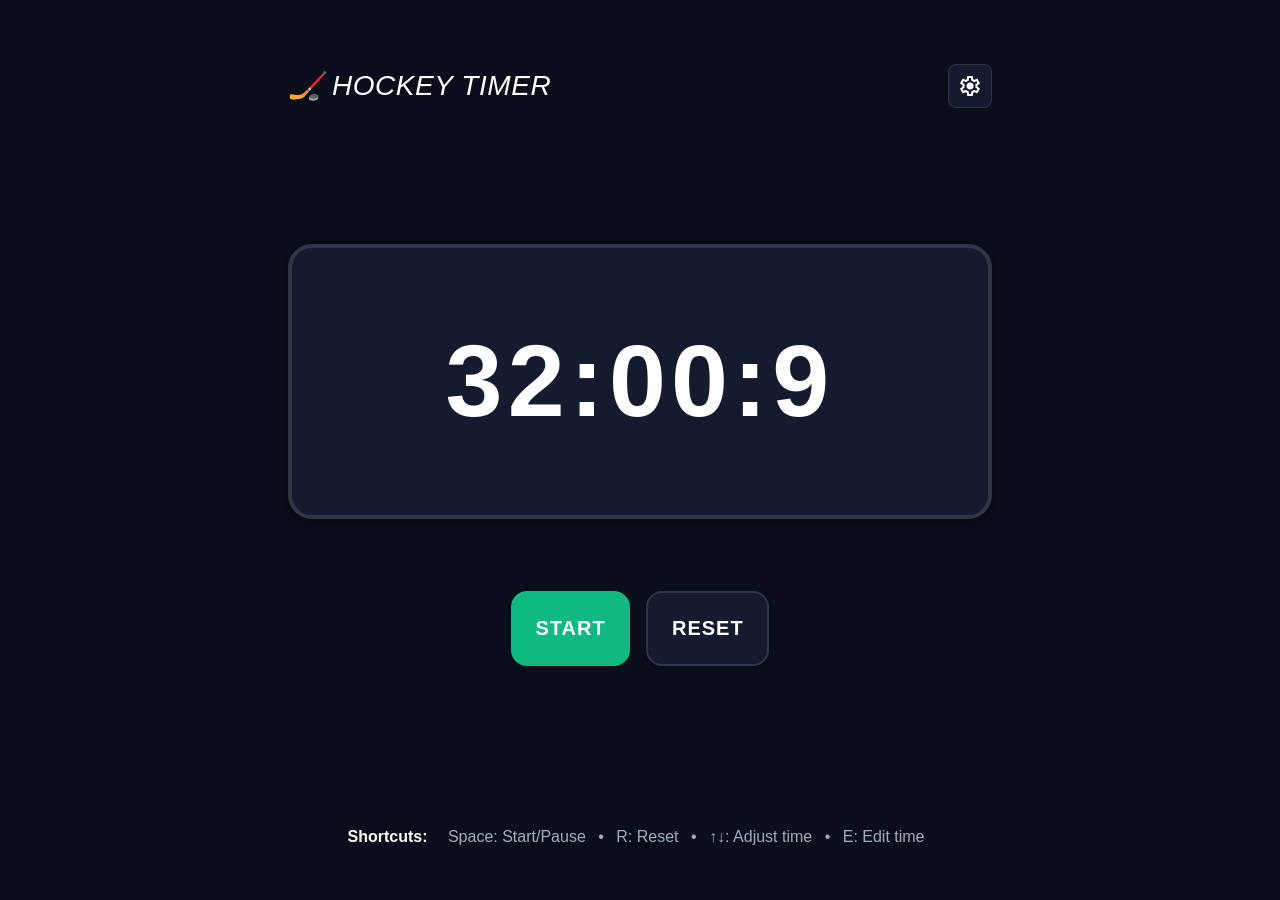
<file: index.html>
<!DOCTYPE html>
<html lang="en">
<head>
  <meta charset="UTF-8">
  <meta name="viewport" content="width=device-width, initial-scale=1.0, user-scalable=no">
  <meta name="apple-mobile-web-app-capable" content="yes">
  <meta name="apple-mobile-web-app-status-bar-style" content="black-translucent">
  <meta name="apple-mobile-web-app-title" content="🏒Hockey Timer">
  <meta name="theme-color" content="#0a0e1a">
  <meta http-equiv="Cache-Control" content="no-cache, no-store, must-revalidate">
  <meta http-equiv="Pragma" content="no-cache">
  <meta http-equiv="Expires" content="0">
  <title>🏒Hockey Timer</title>
  <link rel="manifest" href="./manifest.json">
  <link rel="apple-touch-icon" href="./icons/icon-192.png">
  <link rel="stylesheet" href="https://fonts.googleapis.com/css2?family=Material+Symbols+Outlined:opsz,wght,FILL,GRAD@20..48,100..700,0..1,-50..200&icon_names=settings" />
  <link rel="stylesheet" href="css/main.css">
  <link rel="stylesheet" href="css/timer.css">
  <link rel="stylesheet" href="css/controls.css">
  <link rel="stylesheet" href="css/responsive.css">
  <link rel="stylesheet" href="css/theme-stadium.css">
</head>
<body>
  <div class="app-container">
    <!-- Header -->
    <header class="app-header">
      <h1 class="app-title">🏒 HOCKEY TIMER</h1>
      <button id="settings-btn" class="icon-btn" aria-label="Settings">
        <span class="material-symbols-outlined">settings</span>
      </button>
    </header>

    <!-- Audio Warning -->
    <div id="audio-warning" class="audio-warning" style="display: none;">
      Click Start to enable audioI
    </div>

    <!-- Timer Display -->
    <div id="timer-container" class="timer-container state-stopped">
      <div id="timer-display" class="timer-display" tabindex="0" title="Click to edit time">
        00:00:0
      </div>
    </div>

    <!-- Main Controls -->
    <div class="controls-container">
      <button id="start-btn" class="control-btn primary">Start</button>
      <button id="reset-btn" class="control-btn">Reset</button>
    </div>

    <!-- Keyboard Shortcuts Help -->
    <div class="shortcuts-help">
      <strong>Shortcuts:</strong>
      <span>Space: Start/Pause</span> •
      <span>R: Reset</span> •
      <span>↑↓: Adjust time</span> •
      <span>E: Edit time</span>
    </div>
  </div>

  <!-- Settings Modal -->
  <div id="settings-modal" class="modal">
    <div class="modal-content">
      <div class="modal-header">
        <h2>Settings</h2>
        <div class="modal-header-actions">
          <button id="reset-settings" class="icon-btn" aria-label="Reset to defaults" title="Reset to defaults" style="font-size: 1.3rem;">↺</button>
          <button id="settings-close" class="icon-btn" aria-label="Close">&#x2715;</button>
        </div>
      </div>

      <div class="modal-body">
        <!-- Count Mode -->
        <div class="setting-group">
          <label>Timer Mode</label>
          <div class="horizontal-switch" id="setting-count-mode-switch">
            <button type="button" class="hswitch-option" data-value="countDown">Count Down</button>
            <button type="button" class="hswitch-option" data-value="countUp">Count Up</button>
          </div>
          <input type="hidden" id="setting-count-mode" value="countDown">
        </div>

        <!-- Game Duration + Swap Interval -->
        <div class="setting-row">
          <div class="setting-group">
            <label for="setting-game-duration">Duration (min)</label>
            <input type="number" inputmode="numeric" pattern="[0-9]*" id="setting-game-duration" min="1" max="99" value="32">
          </div>
          <div class="setting-group">
            <label for="setting-swap-interval">Interval (sec)</label>
            <input type="number" inputmode="numeric" pattern="[0-9]*" id="setting-swap-interval" min="1" max="3600" value="60">
          </div>
        </div>

        <!-- Interval Sound -->
        <div class="setting-group">
          <label for="setting-interval-sound">Interval Sound</label>
          <div class="sound-selector">
            <select id="setting-interval-sound">
              <option value="buzzer">Buzzer</option>
              <option value="air_horn">Air Horn</option>
              <option value="braam">Braam</option>
              <option value="double_bell">Double Bell</option>
              <option value="triple_bell">Triple Bell</option>
              <option value="ship_horn">Ship Horn</option>
            </select>
            <button class="test-sound-btn" id="test-current-sound" type="button" aria-label="Test sound">▶</button>
          </div>
        </div>

        <!-- Final Sound -->
        <div class="setting-group">
          <label>Play Sound When Game Ends</label>
          <div class="horizontal-switch" id="setting-play-final-sound-switch">
            <button type="button" class="hswitch-option" data-value="on">On</button>
            <button type="button" class="hswitch-option" data-value="off">Off</button>
          </div>
          <input type="hidden" id="setting-play-final-sound" value="on">
        </div>
        <div class="setting-group" id="final-sound-group">
          <label for="setting-final-sound">Final Sound</label>
          <div class="sound-selector">
            <select id="setting-final-sound">
              <option value="buzzer">Buzzer</option>
              <option value="air_horn">Air Horn</option>
              <option value="braam">Braam</option>
              <option value="double_bell">Double Bell</option>
              <option value="triple_bell">Triple Bell</option>
              <option value="ship_horn">Ship Horn</option>
            </select>
            <button class="test-sound-btn" id="test-final-sound" type="button" aria-label="Test sound">▶</button>
          </div>
        </div>

        <!-- Theme -->
        <div class="setting-group">
          <label for="setting-theme">Theme</label>
          <select id="setting-theme">
            <option value="modern">Modern</option>
            <option value="stadium">Stadium</option>
          </select>
        </div>

      </div>
    </div>
  </div>

  <script type="module" src="js/app.js?v=6"></script>
  <script>
    // Register service worker for PWA
    if ('serviceWorker' in navigator) {
      window.addEventListener('load', () => {
        navigator.serviceWorker.register('./service-worker.js')
          .then((registration) => {
            console.log('Service Worker registered:', registration);
          })
          .catch((error) => {
            console.log('Service Worker registration failed:', error);
          });
      });
    }
  </script>
</body>
</html>
</file>
<file: css/main.css>
/* Main Application Styles */

:root {
  /* Colors */
  --bg-primary: #0a0e1a;
  --bg-secondary: #151b2e;
  --bg-modal: #1a2234;
  --text-primary: #ffffff;
  --text-secondary: #a0aec0;
  --accent-primary: #3b82f6;
  --accent-hover: #2563eb;
  --accent-active: #1d4ed8;
  --success: #10b981;
  --warning: #f59e0b;
  --danger: #ef4444;
  --border: #2d3748;

  /* Spacing */
  --spacing-xs: 0.5rem;
  --spacing-sm: 1rem;
  --spacing-md: 1.5rem;
  --spacing-lg: 2rem;
  --spacing-xl: 3rem;

  /* Border radius */
  --radius-sm: 0.5rem;
  --radius-md: 1rem;
  --radius-lg: 1.5rem;

  /* Shadows */
  --shadow-sm: 0 1px 3px rgba(0, 0, 0, 0.3);
  --shadow-md: 0 4px 6px rgba(0, 0, 0, 0.4);
  --shadow-lg: 0 10px 25px rgba(0, 0, 0, 0.5);

  /* Transitions */
  --transition-fast: 150ms ease;
  --transition-normal: 250ms ease;
  --transition-slow: 400ms ease;
}

* {
  margin: 0;
  padding: 0;
  box-sizing: border-box;
}

html {
  font-size: 16px;
  -webkit-font-smoothing: antialiased;
  -moz-osx-font-smoothing: grayscale;
}

body {
  font-family: -apple-system, BlinkMacSystemFont, "Segoe UI", Roboto, "Helvetica Neue", Arial, sans-serif;
  background: var(--bg-primary);
  color: var(--text-primary);
  line-height: 1.5;
  min-height: 100vh;
  overflow-x: hidden;
  -webkit-tap-highlight-color: transparent;
  user-select: none;
  -webkit-user-select: none;
}

.app-container {
  max-width: 800px;
  margin: 0 auto;
  padding: var(--spacing-md);
  display: flex;
  flex-direction: column;
  min-height: 100vh;
}

/* Header */
.app-header {
  display: flex;
  justify-content: space-between;
  align-items: center;
  padding: var(--spacing-sm) 0;
  margin-bottom: var(--spacing-lg);
}

.app-title {
  font-family: Impact, 'Arial Narrow', sans-serif;
  font-size: 1.75rem;
  font-style: italic;
  font-weight: normal;
  letter-spacing: 0.02em;
}

.icon-btn {
  width: 44px;
  height: 44px;
  display: flex;
  align-items: center;
  justify-content: center;
  background: var(--bg-secondary);
  border: 1px solid var(--border);
  border-radius: var(--radius-sm);
  color: var(--text-primary);
  cursor: pointer;
  transition: all var(--transition-fast);
}

.icon-btn:hover {
  background: var(--accent-primary);
  border-color: var(--accent-primary);
}

.icon-btn:active {
  transform: scale(0.95);
}

/* Audio Warning */
.audio-warning {
  background: var(--warning);
  color: var(--bg-primary);
  padding: var(--spacing-sm);
  border-radius: var(--radius-sm);
  text-align: center;
  font-weight: 600;
  margin-bottom: var(--spacing-md);
  animation: pulse 2s infinite;
}

@keyframes pulse {
  0%, 100% { opacity: 1; }
  50% { opacity: 0.7; }
}

/* Keyboard Shortcuts Help */
.shortcuts-help {
  margin-top: auto;
  padding-top: var(--spacing-lg);
  font-size: 0.875rem;
  color: var(--text-secondary);
  text-align: center;
  line-height: 1.8;
}

.shortcuts-help strong {
  color: var(--text-primary);
  margin-right: var(--spacing-xs);
}

.shortcuts-help span {
  margin: 0 var(--spacing-xs);
}

/* Modal */
.modal {
  position: fixed;
  top: 0;
  left: 0;
  width: 100%;
  height: 100%;
  background: rgba(0, 0, 0, 0.8);
  display: none;
  align-items: center;
  justify-content: center;
  z-index: 1000;
  padding: var(--spacing-md);
  backdrop-filter: blur(4px);
}

.modal.active {
  display: flex;
}

.modal-content {
  background: var(--bg-modal);
  border: 1px solid var(--border);
  border-radius: var(--radius-lg);
  width: 100%;
  max-width: 500px;
  max-height: 90vh;
  overflow-y: auto;
  box-shadow: var(--shadow-lg);
  animation: slideUp 0.3s ease;
}

@keyframes slideUp {
  from {
    opacity: 0;
    transform: translateY(20px);
  }
  to {
    opacity: 1;
    transform: translateY(0);
  }
}

.modal-header {
  display: flex;
  justify-content: space-between;
  align-items: center;
  padding: var(--spacing-md);
  border-bottom: 1px solid var(--border);
}

.modal-header h2 {
  font-family: Impact, 'Arial Narrow', sans-serif;
  font-size: 1.5rem;
  font-style: italic;
  font-weight: normal;
  text-transform: uppercase;
  letter-spacing: 0.02em;
}

.modal-header-actions {
  display: flex;
  align-items: center;
  gap: var(--spacing-xs);
}

.close-btn {
  width: 44px;
  height: 44px;
  display: flex;
  align-items: center;
  justify-content: center;
  background: transparent;
  border: none;
  font-size: 2rem;
  color: var(--text-secondary);
  cursor: pointer;
  transition: color var(--transition-fast);
  line-height: 1;
}

.close-btn:hover {
  color: var(--text-primary);
}

.modal-body {
  padding: var(--spacing-md);
}

.modal-footer {
  display: flex;
  gap: var(--spacing-sm);
  padding: var(--spacing-md);
  border-top: 1px solid var(--border);
}

/* Setting Groups */
.setting-row {
  display: flex;
  flex-wrap: wrap;
  gap: var(--spacing-sm);
  margin-bottom: var(--spacing-md);
}

.setting-row .setting-group {
  flex: 1 1 120px;
  margin-bottom: 0;
}

.setting-group {
  margin-bottom: var(--spacing-md);
}

.setting-group label {
  display: block;
  font-family: Impact, 'Arial Narrow', sans-serif;
  font-style: italic;
  font-weight: normal;
  font-size: 1rem;
  text-transform: uppercase;
  letter-spacing: 0.02em;
  margin-bottom: var(--spacing-xs);
  color: var(--text-primary);
}

.setting-group label input[type="checkbox"] {
  margin-right: var(--spacing-xs);
  width: 20px;
  height: 20px;
  vertical-align: middle;
  cursor: pointer;
}

.setting-group input[type="number"],
.setting-group select {
  width: 100%;
  padding: var(--spacing-sm);
  background: var(--bg-secondary);
  border: 1px solid var(--border);
  border-radius: var(--radius-sm);
  color: var(--text-primary);
  font-size: 1rem;
  transition: border-color var(--transition-fast);
}

.setting-group select {
  padding-right: 2.5rem;
}

.setting-group input[type="number"]:focus,
.setting-group select:focus {
  outline: none;
  border-color: var(--accent-primary);
}

/* Sound Selector */
.sound-selector {
  display: flex;
  flex-direction: row;
  gap: var(--spacing-xs);
  align-items: center;
}

.sound-selector select {
  flex: 1;
}

.test-sound-btn {
  flex-shrink: 0;
  width: 44px;
  height: 44px;
  padding: 0;
  background: var(--bg-secondary);
  border: 1px solid var(--border);
  border-radius: var(--radius-sm);
  color: var(--text-primary);
  font-size: 1.1rem;
  cursor: pointer;
  transition: all var(--transition-fast);
  display: flex;
  align-items: center;
  justify-content: center;
}

.test-sound-btn:hover {
  background: var(--accent-primary);
  border-color: var(--accent-primary);
}

.test-sound-btn:active {
  transform: scale(0.95);
}

/* Volume Control */
.volume-control {
  display: flex;
  align-items: center;
  gap: var(--spacing-sm);
  margin-bottom: var(--spacing-sm);
}

.volume-control input[type="range"] {
  flex: 1;
  height: 8px;
  background: var(--bg-secondary);
  border-radius: 4px;
  outline: none;
  -webkit-appearance: none;
}

.volume-control input[type="range"]::-webkit-slider-thumb {
  -webkit-appearance: none;
  width: 20px;
  height: 20px;
  background: var(--accent-primary);
  border-radius: 50%;
  cursor: pointer;
  transition: background var(--transition-fast);
}

.volume-control input[type="range"]::-webkit-slider-thumb:hover {
  background: var(--accent-hover);
}

.volume-control input[type="range"]::-moz-range-thumb {
  width: 20px;
  height: 20px;
  background: var(--accent-primary);
  border: none;
  border-radius: 50%;
  cursor: pointer;
  transition: background var(--transition-fast);
}

.volume-control input[type="range"]::-moz-range-thumb:hover {
  background: var(--accent-hover);
}

#volume-value {
  min-width: 50px;
  text-align: right;
  font-weight: 600;
  color: var(--accent-primary);
}

/* Horizontal Switch (segmented control) */
.horizontal-switch {
  display: flex;
  flex-direction: row;
  border: 1px solid var(--border);
  border-radius: var(--radius-sm);
  overflow: hidden;
}

.hswitch-option {
  flex: 1;
  padding: var(--spacing-sm) var(--spacing-md);
  background: var(--bg-secondary);
  border: none;
  border-right: 1px solid var(--border);
  color: var(--text-secondary);
  font-size: 1rem;
  font-weight: 500;
  text-align: center;
  cursor: pointer;
  transition: background var(--transition-fast), color var(--transition-fast);
  min-height: 44px;
}

.hswitch-option:last-child {
  border-right: none;
}

.hswitch-option:hover:not(.active) {
  background: var(--border);
  color: var(--text-primary);
}

.hswitch-option.active {
  background: var(--accent-primary);
  color: #fff;
  font-weight: 700;
}

.hswitch-option:active {
  opacity: 0.85;
}

/* Buttons */
.btn {
  padding: var(--spacing-sm) var(--spacing-md);
  border: none;
  border-radius: var(--radius-sm);
  font-size: 1rem;
  font-weight: 600;
  cursor: pointer;
  transition: all var(--transition-fast);
  min-height: 44px;
}

.btn.primary {
  background: var(--accent-primary);
  color: white;
  flex: 1;
}

.btn.primary:hover {
  background: var(--accent-hover);
}

.btn.primary:active {
  background: var(--accent-active);
  transform: scale(0.98);
}

.btn.secondary {
  background: var(--bg-secondary);
  color: var(--text-primary);
  border: 1px solid var(--border);
}

.btn.secondary:hover {
  background: var(--border);
}

.btn.secondary:active {
  transform: scale(0.98);
}
</file>
<file: css/timer.css>
/* Timer Display Styles */

.timer-container {
  display: flex;
  align-items: center;
  justify-content: center;
  margin: var(--spacing-xl) 0;
  padding: var(--spacing-xl);
  background: var(--bg-secondary);
  border: 4px solid var(--border);
  border-radius: var(--radius-lg);
  transition: all var(--transition-normal);
  box-shadow: var(--shadow-md);
  min-height: 150px;
  container-type: inline-size;
}

.timer-display {
  font-size: clamp(2.5rem, 11vw, 4rem);
  font-weight: 700;
  font-variant-numeric: tabular-nums;
  letter-spacing: 0.05em;
  cursor: pointer;
  transition: color var(--transition-fast);
  line-height: 1.2;
  padding: 0;
  border-radius: var(--radius-sm);
  white-space: nowrap;
  max-width: 100%;
  overflow: hidden;
}

/* Remove whitespace between inline-block elements in edit mode */
.timer-display:has(.time-edit-input),
.timer-display:has(.time-edit-select) {
  font-size: 0;
  white-space: normal;
  display: flex;
  align-items: center;
  justify-content: center;
  flex-wrap: nowrap;
  width: 100%;
}

.timer-display:has(.time-edit-input) .time-edit-input,
.timer-display:has(.time-edit-input) .time-separator,
.timer-display:has(.time-edit-select) .time-edit-select,
.timer-display:has(.time-edit-select) .time-separator {
  font-size: clamp(2.5rem, 11vw, 4rem);
}

.timer-display:hover {
  color: var(--accent-primary);
}

.timer-display:focus {
  outline: 2px solid var(--accent-primary);
  outline-offset: 4px;
}

/* Timer States */
.timer-container.state-stopped {
  border-color: var(--border);
}

.timer-container.state-running {
  border-color: var(--success);
  box-shadow: 0 0 20px rgba(16, 185, 129, 0.3);
}

.timer-container.state-paused {
  border-color: var(--warning);
  box-shadow: 0 0 20px rgba(245, 158, 11, 0.3);
}

.timer-container.state-finished {
  border-color: var(--danger);
  animation: finished-pulse 1s ease-in-out;
}

@keyframes finished-pulse {
  0%, 100% {
    transform: scale(1);
    box-shadow: 0 0 20px rgba(239, 68, 68, 0.5);
  }
  50% {
    transform: scale(1.02);
    box-shadow: 0 0 40px rgba(239, 68, 68, 0.8);
  }
}

/* Warning States */
.timer-container.warning {
  animation: pulse-warning 1s ease-in-out infinite;
  border-color: var(--warning);
}

@keyframes pulse-warning {
  0%, 100% {
    opacity: 1;
    transform: scale(1);
    box-shadow: 0 0 20px rgba(245, 158, 11, 0.4);
  }
  50% {
    opacity: 0.85;
    transform: scale(1.01);
    box-shadow: 0 0 30px rgba(245, 158, 11, 0.6);
  }
}

.timer-container.warning.urgent {
  animation: flash-urgent 0.5s ease-in-out infinite;
  border-color: var(--danger);
}

@keyframes flash-urgent {
  0%, 100% {
    opacity: 1;
    box-shadow: 0 0 25px rgba(239, 68, 68, 0.5);
  }
  50% {
    opacity: 0.7;
    box-shadow: 0 0 40px rgba(239, 68, 68, 0.8);
  }
}

/* Time Edit Mode */
.time-edit-input,
.time-edit-select {
  width: 2.5ch;
  height: 1.4em;
  background: var(--bg-primary);
  border: 2px solid var(--accent-primary);
  border-radius: var(--radius-sm);
  color: var(--text-primary);
  font-size: inherit;
  font-weight: 700;
  font-family: inherit;
  text-align: center;
  padding: 0;
  margin: 0;
  -webkit-appearance: none;
  -moz-appearance: textfield;
  line-height: 1.2;
  box-sizing: border-box;
  display: inline-block;
  vertical-align: middle;
}

.time-edit-input-tenths,
.time-edit-select-tenths {
  width: 1.5ch;
}

.time-edit-input::-webkit-inner-spin-button,
.time-edit-input::-webkit-outer-spin-button {
  -webkit-appearance: none;
  margin: 0;
  display: none;
}play

.time-edit-input:focus {
  outline: none;
  border-color: var(--accent-hover);
  box-shadow: 0 0 0 3px rgba(59, 130, 246, 0.2);
}

.time-edit-input.invalid {
  border-color: var(--danger);
  background: rgba(239, 68, 68, 0.1);
}

.time-edit-input.invalid:focus {
  border-color: var(--danger);
  box-shadow: 0 0 0 3px rgba(239, 68, 68, 0.2);
}

.time-separator {
  opacity: 0.5;
  margin: 0;
  padding: 0;
  display: inline-block;
  vertical-align: middle;
  font-weight: 700;
}
</file>
<file: css/controls.css>
/* Control Buttons Styles */

.controls-container {
  display: flex;
  gap: var(--spacing-sm);
  margin-bottom: var(--spacing-lg);
}

.control-btn {
  flex: 1 1 0;
  min-height: 60px;
  padding: var(--spacing-md);
  border: none;
  border-radius: var(--radius-md);
  font-size: 1.125rem;
  font-weight: 700;
  text-transform: uppercase;
  letter-spacing: 0.05em;
  cursor: pointer;
  transition: background var(--transition-fast), transform var(--transition-fast), box-shadow var(--transition-fast), filter var(--transition-fast);
  box-shadow: var(--shadow-sm);
  position: relative;
  overflow: hidden;
}

.control-btn::before {
  content: '';
  position: absolute;
  top: 50%;
  left: 50%;
  width: 0;
  height: 0;
  border-radius: 50%;
  background: rgba(255, 255, 255, 0.2);
  transform: translate(-50%, -50%);
  transition: width 0.6s, height 0.6s;
}

.control-btn:active::before {
  width: 300px;
  height: 300px;
}

.control-btn.primary {
  background: var(--success);
  color: white;
}

.control-btn.primary:hover:not(:disabled) {
  background: #0ea573;
  transform: translateY(-2px);
  box-shadow: var(--shadow-md);
}

.control-btn.primary:active:not(:disabled) {
  transform: translateY(0);
}

.control-btn.secondary {
  background: var(--warning);
  color: var(--bg-primary);
}

.control-btn.secondary:hover:not(:disabled) {
  background: #ea950c;
  transform: translateY(-2px);
  box-shadow: var(--shadow-md);
}

.control-btn.secondary:active:not(:disabled) {
  transform: translateY(0);
}

.control-btn:not(.primary):not(.secondary) {
  background: var(--bg-secondary);
  color: var(--text-primary);
  border: 2px solid var(--border);
}

.control-btn:not(.primary):not(.secondary):hover:not(:disabled) {
  background: var(--border);
  border-color: var(--accent-primary);
  transform: translateY(-2px);
  box-shadow: var(--shadow-md);
}

.control-btn:not(.primary):not(.secondary):active:not(:disabled) {
  transform: translateY(0);
}

.control-btn:disabled {
  opacity: 0.4;
  cursor: not-allowed;
  transform: none !important;
}

/* Time Adjustment Controls */
.time-adjust-container {
  display: flex;
  gap: var(--spacing-sm);
  margin-bottom: var(--spacing-md);
  justify-content: center;
}

.adjust-btn {
  min-width: 60px;
  min-height: 50px;
  padding: var(--spacing-sm) var(--spacing-md);
  background: var(--bg-secondary);
  border: 2px solid var(--border);
  border-radius: var(--radius-sm);
  color: var(--text-primary);
  font-size: 1rem;
  font-weight: 600;
  cursor: pointer;
  transition: all var(--transition-fast);
  box-shadow: var(--shadow-sm);
}

.adjust-btn.large {
  min-width: 80px;
  font-size: 1.125rem;
}

.adjust-btn:hover {
  background: var(--accent-primary);
  border-color: var(--accent-primary);
  transform: translateY(-2px);
  box-shadow: var(--shadow-md);
}

.adjust-btn:active {
  transform: translateY(0) scale(0.98);
  box-shadow: var(--shadow-sm);
}

/* Touch feedback for mobile */
@media (hover: none) {
  .adjust-btn:active,
  .control-btn:active:not(:disabled) {
    background: var(--accent-active);
    border-color: var(--accent-active);
  }
}
</file>
<file: css/responsive.css>
/* Responsive Design */

/* Mobile First - Base styles above are mobile-optimized */

/* Small phones (< 375px) */
@media (max-width: 374px) {
  html {
    font-size: 14px;
  }

  .app-title {
    font-size: 1.5rem;
  }

  .control-btn {
    font-size: 1rem;
    min-height: 50px;
  }

  .time-adjust-container {
    flex-wrap: wrap;
  }

  .adjust-btn {
    flex: 1 1 calc(50% - 0.5rem);
  }
}

/* Tablets and larger phones (>= 600px) */
@media (min-width: 600px) {
  .app-container {
    padding: var(--spacing-lg);
  }

  .app-header {
    margin-bottom: var(--spacing-xl);
  }

  .timer-container {
    margin: calc(var(--spacing-xl) * 1.5) 0;
    padding: calc(var(--spacing-xl) * 1.5);
  }

  .controls-container {
    max-width: 600px;
    margin-left: auto;
    margin-right: auto;
  }

  .time-adjust-container {
    max-width: 500px;
    margin-left: auto;
    margin-right: auto;
  }

  .shortcuts-help {
    font-size: 1rem;
  }
}

/* Laptops and desktops (>= 1024px) */
@media (min-width: 1024px) {
  .app-container {
    padding: var(--spacing-xl);
  }

  .timer-display {
    font-size: clamp(4rem, 8vw, 8rem);
  }

  /* Edit mode font size for large screens */
  .timer-display:has(.time-edit-input) .time-edit-input,
  .timer-display:has(.time-edit-input) .time-separator,
  .timer-display:has(.time-edit-select) .time-edit-select,
  .timer-display:has(.time-edit-select) .time-separator {
    font-size: clamp(4rem, 8vw, 8rem);
  }

  .control-btn {
    min-height: 70px;
    font-size: 1.25rem;
  }

  .adjust-btn {
    min-height: 60px;
    min-width: 80px;
    font-size: 1.125rem;
  }

  .adjust-btn.large {
    min-width: 100px;
    font-size: 1.25rem;
  }

  /* Show hover effects only on devices with hover capability */
  .control-btn:hover:not(:disabled),
  .adjust-btn:hover {
    transition: all var(--transition-normal);
  }
}

/* Landscape mode on mobile devices */
@media (max-height: 600px) and (orientation: landscape) {
  .app-container {
    padding: var(--spacing-sm);
  }

  .app-header {
    margin-bottom: var(--spacing-sm);
  }

  .timer-container {
    margin: var(--spacing-md) 0;
    padding: var(--spacing-md);
  }

  .timer-display {
    font-size: clamp(3rem, 10vh, 6rem);
  }

  .controls-container,
  .time-adjust-container {
    margin-bottom: var(--spacing-sm);
  }

  .shortcuts-help {
    display: none;
  }
}

/* High contrast mode support */
@media (prefers-contrast: high) {
  .timer-container,
  .control-btn,
  .adjust-btn {
    border-width: 3px;
  }

  .timer-display:focus {
    outline-width: 3px;
  }
}

/* Reduced motion support */
@media (prefers-reduced-motion: reduce) {
  *,
  *::before,
  *::after {
    animation-duration: 0.01ms !important;
    animation-iteration-count: 1 !important;
    transition-duration: 0.01ms !important;
  }

  .timer-container.warning,
  .timer-container.warning.urgent,
  .timer-container.state-finished {
    animation: none !important;
  }
}

/* Print styles */
@media print {
  .app-header,
  .controls-container,
  .time-adjust-container,
  .shortcuts-help,
  #settings-btn {
    display: none;
  }

  .timer-display {
    color: black;
  }

  .timer-container {
    border-color: black;
  }
}

/* Ensure minimum touch targets on all devices */
@media (pointer: coarse) {
  .control-btn,
  .adjust-btn,
  .icon-btn,
  .close-btn {
    min-height: 44px;
    min-width: 44px;
  }
}
</file>
<file: css/theme-stadium.css>
@font-face {
  font-family: 'LCDDisplayMono';
  src: url('../fonts/lcd-display-mono/lcd-display-mono.otf') format('opentype');
  font-weight: normal;
  font-style: normal;
}

body.theme-stadium {
  --accent-primary:  #ff2200;
  --accent-hover:    #cc1a00;
  --accent-active:   #991400;
  --success:         #ff2200;
  --warning:         #cc1a00;
  --danger:          #ff2200;
  --bg-primary:      #0d0d0d;
  --bg-secondary:    #161616;
  --bg-modal:        #1a1a1a;
  --border:          #2a2a2a;
  --text-secondary:  #888888;
}

body.theme-stadium .timer-container {
  background: #0a0a0a;
  border-color: #1e1e1e;
  border-width: 6px;
  border-radius: 8px;
  box-shadow:
    inset 0 2px 12px rgba(0, 0, 0, 0.9),
    0 4px 24px rgba(0, 0, 0, 0.9);
}

body.theme-stadium .timer-display {
  font-family: 'LCDDisplayMono', monospace;
  color: #ff2200;
  text-shadow: none;
  letter-spacing: 0.05em;
}

body.theme-stadium .timer-display:hover {
  color: #ff2200;
  filter: brightness(1.1);
}

/* State overrides — keep border flat, no glow */
body.theme-stadium .timer-container.state-stopped,
body.theme-stadium .timer-container.state-running,
body.theme-stadium .timer-container.state-paused,
body.theme-stadium .timer-container.state-finished {
  border-color: #1e1e1e;
  box-shadow: inset 0 2px 12px rgba(0, 0, 0, 0.9);
  animation: none;
}

body.theme-stadium .timer-container.warning,
body.theme-stadium .timer-container.warning.urgent {
  border-color: #1e1e1e;
  animation: none;
}

body.theme-stadium .timer-container.warning .timer-display {
  animation: none;
}

body.theme-stadium .timer-container.warning.urgent .timer-display {
  animation: none;
}

body.theme-stadium .timer-container.warning {
  animation: stadium-pulse-warning 1s ease-in-out infinite;
}

body.theme-stadium .timer-container.warning.urgent {
  animation: stadium-flash-urgent 0.5s ease-in-out infinite;
}

@keyframes stadium-pulse-warning {
  0%, 100% { border-color: #1e1e1e;
              box-shadow: inset 0 2px 12px rgba(0, 0, 0, 0.9); }
  50%       { border-color: #ff2200;
              box-shadow: inset 0 2px 12px rgba(0, 0, 0, 0.9),
                          0 0 24px rgba(255, 34, 0, 0.5); }
}

@keyframes stadium-flash-urgent {
  0%, 100% { border-color: #1e1e1e;
              box-shadow: inset 0 2px 12px rgba(0, 0, 0, 0.9); }
  50%       { border-color: #ff2200;
              box-shadow: inset 0 2px 12px rgba(0, 0, 0, 0.9),
                          0 0 40px rgba(255, 34, 0, 0.8); }
}

body.theme-stadium .controls-container {
  overflow: visible;
  align-items: stretch;
}

/* Fix: overflow:hidden on control-btn clips the keyboard-switch shadow */
body.theme-stadium .control-btn {
  overflow: visible;
  flex: 1 1 0;
}

/* Disable ripple in stadium theme — keyboard-switch effect replaces it */
body.theme-stadium .control-btn::before {
  display: none;
}

body.theme-stadium .control-btn.primary,
body.theme-stadium .control-btn.secondary,
body.theme-stadium .control-btn:not(.primary):not(.secondary) {
  box-shadow:
    0 6px 0 0 var(--accent-active),
    inset 0 1px 0 rgba(255,255,255,0.12);
  transform: translateY(0);
  transition: transform 40ms ease, box-shadow 40ms ease, filter 40ms ease;
  border-bottom: none;
  margin-bottom: 6px;
}

body.theme-stadium .control-btn.primary:hover:not(:disabled),
body.theme-stadium .control-btn.secondary:hover:not(:disabled),
body.theme-stadium .control-btn:not(.primary):not(.secondary):hover:not(:disabled) {
  background: var(--accent-hover);
  transform: translateY(0);
  box-shadow:
    0 6px 0 0 var(--accent-active),
    inset 0 1px 0 rgba(255,255,255,0.12);
}

body.theme-stadium .control-btn.primary:active:not(:disabled),
body.theme-stadium .control-btn.secondary:active:not(:disabled),
body.theme-stadium .control-btn:not(.primary):not(.secondary):active:not(:disabled) {
  transform: translateY(6px);
  box-shadow:
    0 0 0 0 var(--accent-active),
    inset 0 1px 0 rgba(0,0,0,0.2);
  filter: brightness(0.85);
}

body.theme-stadium .control-btn,
body.theme-stadium .btn,
body.theme-stadium .icon-btn,
body.theme-stadium .hswitch-option,
body.theme-stadium .test-sound-btn,
body.theme-stadium .setting-group input[type="number"],
body.theme-stadium .setting-group select,
body.theme-stadium .modal-content,
body.theme-stadium .horizontal-switch {
  border-radius: 0;
}

/* Edit mode inputs */
body.theme-stadium .time-edit-input,
body.theme-stadium .time-edit-select {
  font-family: 'LCDDisplayMono', monospace;
  background: #0a0a0a;
  border-color: #ff2200;
  color: #ff2200;
}

body.theme-stadium .time-edit-input:focus {
  box-shadow: 0 0 0 3px rgba(255, 34, 0, 0.25);
  border-color: #ff2200;
}
</file>
